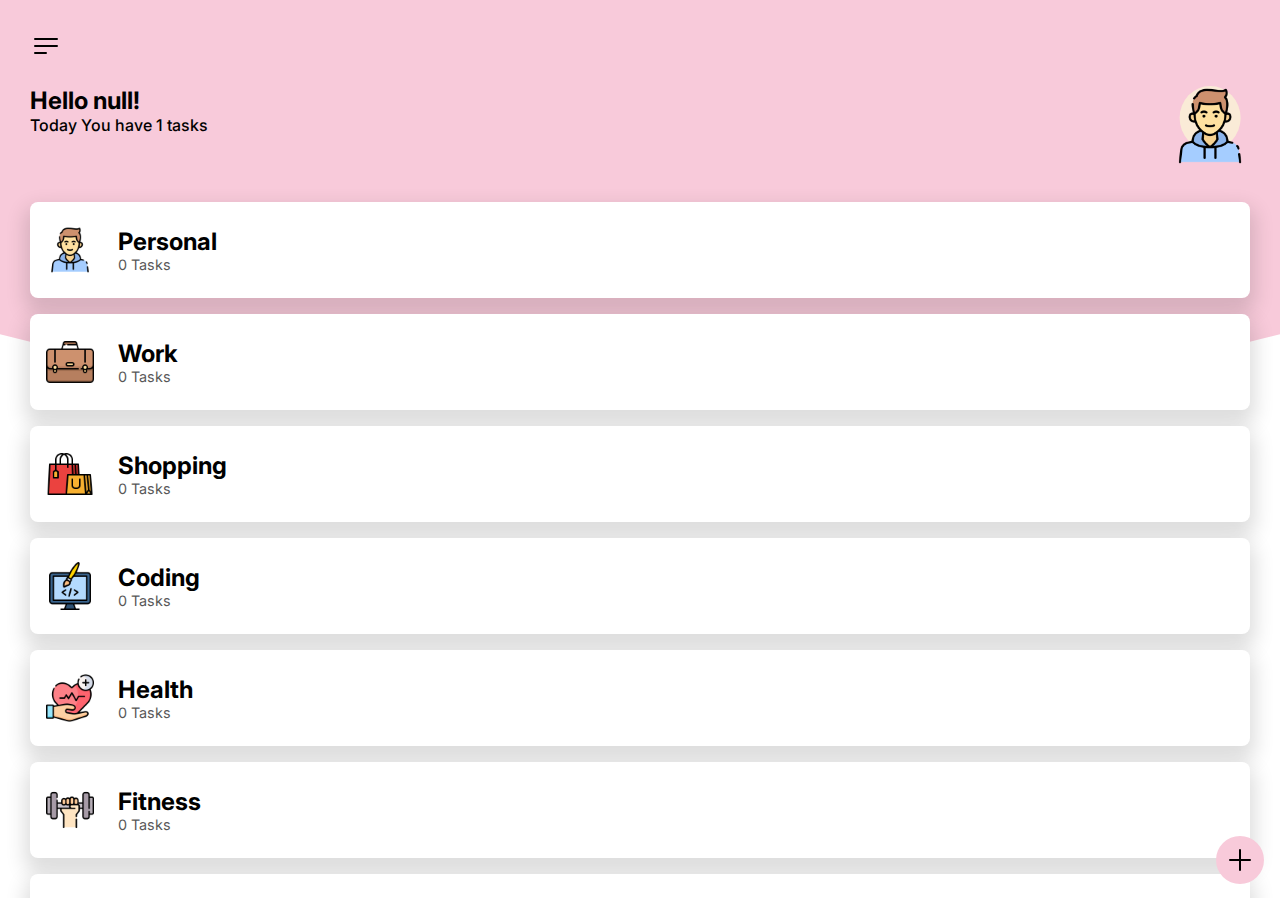
<file: index.html>
<!DOCTYPE html>
<html lang="en">
  <head>
    <meta charset="UTF-8" />
    <meta name="viewport" content="width=device-width, initial-scale=1.0" />
    <link rel="stylesheet" href="style.css" />
    <link rel="shortcut icon" href="favicon.ico" type="image/x-icon">
    <title>Todo Application</title>
    
  </head>
  <body>
    <div class="wrapper ">
      <div class="screen-background"></div>
      <div class="screen  home-screen">
        <div class="head-wrapper">
          <div class="menu-button">
            <svg
              xmlns="http://www.w3.org/2000/svg"
              fill="none"
              viewBox="0 0 24 24"
              stroke-width="1.5"
              stroke="currentColor"
              class="w-6 h-6"
            >
              <path
                stroke-linecap="round"
                stroke-linejoin="round"
                d="M3.75 6.75h16.5M3.75 12h16.5m-16.5 5.25H12"
              />
            </svg>
          </div>
          <div class="welcome">
            <div class="content">
              <h1 class="namee"></h1>
              <p>Today You have  <span class="total-Tasks"></span> tasks</p>
            </div>
            <div class="img">
              <div class="backdrp"></div>
              <img src="images/boy.png" alt="" />
            </div>
          </div>
        </div>
        <div class="category-wrapper">
          <div class="categories">
            <div class="catgory">
              <div class="left">
                <img src="images/boy.png" alt="" />
                <div class="content">
                  <h1>Personal</h1>
                  <p>0 Tasks</p>
                </div>
              </div>
              <div class="options">
                <div class="toggle-btn">
                  <svg
                    xmlns="http://www.w3.org/2000/svg"
                    fill="none"
                    viewBox="0 0 24 24"
                    stroke-width="1.5"
                    stroke="currentColor"
                    class="w-6 h-6"
                  >
                    <path
                      stroke-linecap="round"
                      stroke-linejoin="round"
                      d="M12 6.75a.75.75 0 110-1.5.75.75 0 010 1.5zM12 12.75a.75.75 0 110-1.5.75.75 0 010 1.5zM12 18.75a.75.75 0 110-1.5.75.75 0 010 1.5z"
                    />
                  </svg>
                </div>
              </div>
            </div>
          </div>
        </div>
      </div>

      <div class="screen category-screen">
        <div class="head-wrapper">
          <div class="back-btn">
            <svg
              xmlns="http://www.w3.org/2000/svg"
              fill="none"
              viewBox="0 0 24 24"
              stroke-width="1.5"
              stroke="currentColor"
              class="w-6 h-6"
            >
              <path
                stroke-linecap="round"
                stroke-linejoin="round"
                d="M6.75 15.75L3 12m0 0l3.75-3.75M3 12h18"
              />
            </svg>
          </div>
          <div class="options">
            <svg
              xmlns="http://www.w3.org/2000/svg"
              fill="none"
              viewBox="0 0 24 24"
              stroke-width="1.5"
              stroke="currentColor"
              class="w-6 h-6"
            >
              <path
                stroke-linecap="round"
                stroke-linejoin="round"
                d="M12 6.75a.75.75 0 110-1.5.75.75 0 010 1.5zM12 12.75a.75.75 0 110-1.5.75.75 0 010 1.5zM12 18.75a.75.75 0 110-1.5.75.75 0 010 1.5z"
              />
            </svg>
          </div>
        </div>
        <div class="category-details">
          <img src="images/boy.png" alt="" id="category-img" />
          <div class="details">
            <p id="category-tasks">0 Tasks</p>
            <h1 id="category-title">Personal</h1>
          </div>
        </div>
        <div class="tasks-wrapper">
          <div class="tasks">
            <div class="task-wrapper">
              <label for="task" class="task">
                <input type="checkbox" name="task" id="task" />
                <span class="checkmark"
                  ><svg
                    xmlns="http://www.w3.org/2000/svg"
                    fill="none"
                    viewBox="0 0 24 24"
                    stroke-width="1.5"
                    stroke="currentColor"
                    class="w-6 h-6"
                  >
                    <path
                      stroke-linecap="round"
                      stroke-linejoin="round"
                      d="M4.5 12.75l6 6 9-13.5"
                    />
                  </svg>
                </span>
                <p>Buy a new car lorem</p>
              </label>
              <div class="delete">
                <svg
                  xmlns="http://www.w3.org/2000/svg"
                  fill="none"
                  viewBox="0 0 24 24"
                  stroke-width="1.5"
                  stroke="currentColor"
                  class="w-6 h-6"
                >
                  <path
                    stroke-linecap="round"
                    stroke-linejoin="round"
                    d="M14.74 9l-.346 9m-4.788 0L9.26 9m9.968-3.21c.342.052.682.107 1.022.166m-1.022-.165L18.16 19.673a2.25 2.25 0 01-2.244 2.077H8.084a2.25 2.25 0 01-2.244-2.077L4.772 5.79m14.456 0a48.108 48.108 0 00-3.478-.397m-12 .562c.34-.059.68-.114 1.022-.165m0 0a48.11 48.11 0 013.478-.397m7.5 0v-.916c0-1.18-.91-2.164-2.09-2.201a51.964 51.964 0 00-3.32 0c-1.18.037-2.09 1.022-2.09 2.201v.916m7.5 0a48.667 48.667 0 00-7.5 0"
                  />
                </svg>
              </div>
            </div>
          </div>
        </div>
      </div>
        <div class="add-task-btn">
          <svg
            xmlns="http://www.w3.org/2000/svg"
            fill="none"
            viewBox="0 0 24 24"
            stroke-width="1.5"
            stroke="currentColor"
            class="w-6 h-6"
          >
            <path
              stroke-linecap="round"
              stroke-linejoin="round"
              d="M12 4.5v15m7.5-7.5h-15"
            />
          </svg>
        </div>
      
        <div class="black-backdrop"></div>
        <div class="add-task">
          <div class="add-task-backdrop"></div>
          <h1 class="heading">Add Task</h1>
          <div class="input-group">
            <label for="task-input"> Task </label>
            <input type="text" id="task-input" required />
          </div>
          <div class="input-group">
            <label for="category-select"> Category </label>
            <select id="category-select">
             
            </select>
          </div>

          <div class="btns">
            <button class="cancel-btn">Cancel</button>
            <button class="add-btn">Add</button>
          </div>
        </div>
    </div>

    <script src="script.js">
      
    </script>
  </body>
</html>
</file>
<file: style.css>
@import url("https://fonts.googleapis.com/css?family=Inter:100,200,300,regular,500,600,700,800,900");

.category-wrapper::-webkit-scrollbar {
    width: 0;
    display: none;
}


* {
    margin: 0;
    padding:0;
    box-sizing: border-box;
    
}



body {
    min-height: 100vh;
    color: black;
    display: flex;
    justify-content: center;
    align-items: center;
    background-color: white;
    font-family: "Inter" ,sans-serif;
    
    
    
}

.wrapper{
    position: relative;
    height: 100vh;
    width: 100%;
    overflow: hidden;
    padding: 30px 0;
    display: flex;
    
}





.wrapper .screen{
    min-width: 100%;
    flex: 1;
    transition: all 0.3s;
    /* overflow: auto; */
    
}
@media (min-width: 1400px){
    .wrapper{
        height: 50rem;
        width: 25rem;
        border-radius: 40px;
        border: 10px solid black;
        
        
        
    
     } 
    
} 


.wrapper.show-catgory .home-screen {
    transform: translateX(-100%);
    
}

.wrapper.show-catgory .category-screen {
    transform: translateX(-100%);
}

.wrapper.show-catgory .screen-background {
    transform: translate(-50%, -60%)
}
.screen-background{
    width: 135%;
    height: 25rem;
    position: absolute;
    top: 0;
    left :50% ;
    z-index: -1;
    transform: translate(-50%);
    border-radius: 0 0 50% 50%;
    background-color: rgb(248, 202, 218); 
     /* rgb(237, 198, 214) */
    transition: all 0.3s;
        
    
}


.head-wrapper{
   padding: 0 30px;
}

.menu-button{
    width: 2rem;
    cursor: pointer;
    color: #010000;
}

.welcome{
    display: flex;
    justify-content: space-between;
    margin-top: 20px;
}

.welcome h1{
    font-size: 1.5rem ;
    /* font-style: italic; */
    color: #010000;

}

.welcome p {
    font-weight:  500;
    /* font-style: italic; */
    color:#010000;


}

.welcome .img{
    position:  relative;
}

.welcome .img img {
    width: 5rem ;
}


.welcome .img .backdrp{
    position: absolute ;
    top: 0;
    left: 50%;
    transform: translateX(-50%);
    width: 3.8rem;
    height: 4rem;
    border-radius:  50%;
    background-color: antiquewhite;
    z-index: -1;
}

.category-wrapper{
    overflow-y: auto;
    margin-top: 1rem ;
    height: calc(100% - 8rem);
    /* background-color: aqua; */
    z-index: -1;
    padding: 0 30px;
    padding-bottom: 20px;
    scrollbar-width: none; 

}

.categories {
   
    padding-top: 1rem ;
    display:flex;
    flex-direction:column ;
    gap: 1rem;
    

}

.catgory {
    background-color: white;
    border-radius: 0.5rem;
    padding:1.5rem 1rem ;
    cursor: pointer;
    display: flex;
    justify-content:space-between;
    box-shadow: 0px 10px 20px 5px #00000023;
    transition: all 0.3s;
}

.catgory:hover{
    transform: translateY(-5px);
    box-shadow: 0px 10px 20px 5px #00000040;
   

}

.catgory .left{
    display: flex;
    align-items: center;
    gap: 1.5rem;
}

.catgory .left img{
    width: 3rem;
    
}

.catgory .content h1 {
    font-size: 1.5rem ;
}

.catgory .content p{
    opacity: 0.8;
    color: #2e2e2e;
    font-size: 0.9rem;
}

.catgory .options {
    visibility: hidden;
    opacity: 0;
    transition: all 0.3s;
}

.catgory:hover .options{
    opacity: 01;
   
    visibility: visible;
}
.options .toggle-btn{
    width: 2rem;
    cursor: pointer;
    opacity: 0.6;
     
}


.category .toggle-btn:hover {
    opacity: 1;
}


.category-screen .head-wrapper{
    display: flex;
    justify-content: space-between;
    align-items: center;
}

.category-screen .head-wrapper svg{
    width: 2rem;
    cursor: pointer;
    color: #010000;
}

.category-details{
    padding: 0 30px;
    margin-top: 7rem;
    display:flex;
    align-items: center ;
    gap: 1.3rem;
}

.category-details img {
    width: 4rem;
}

.category-details .details p {
    opacity: 0.6;
}


/* tasks */
.tasks-wrapper {
    padding: 0 30px;
    margin-top: 1rem;
    height: calc(100% - 12rem);
    padding-bottom: 20px;
    overflow: auto;
    scrollbar-width: none; 
}   

.tasks {
    padding-top: 1rem;
    display: flex;
    flex-direction: column;
    gap: 1.8rem;
}

.task-wrapper {
    display: flex;
    justify-content: space-between;
    align-items: center;
    
}



.task {
    display: flex;
    gap: 0.5rem;
    align-items: center;
    font-size: 0.8rem;
    font-weight: 500;
    width: max-content;
    cursor: pointer;
}


.task input{
    display: none;
}

.task .checkmark {
    width: 1rem;
    height: 1rem;
    border-radius: 2px;
    border: 1px solid #2e2e2e;
    display: flex;
    justify-content: center;
    align-items: center;
}

.task .checkmark svg {
    width: 1rem;
    color: #2e2e2e;
    opacity: 0;
    transition: all 0.3s;
}

.task:hover .checkmark svg {
    opacity: 1;
}

.task .checkmark svg path {
    stroke-width: 3;
}

.task input:checked~.checkmark {
    background-color: #2e2e2e;
}

.task input:checked~.checkmark svg {
    opacity: 1;
    color: #fff;
}

.task input:checked~p {
    text-decoration: line-through;
    opacity: 0.6;
}


.task-wrapper .delete {
    padding: 0.5rem;
    visibility: hidden;
    min-width: 2rem; 
    height: 2rem;
    border-radius: 50%;
    color: black ;
    cursor: pointer;
    background-color: rgba(0 ,0 ,0 , 0.031)  ;
    opacity: 0;
    transition: all 0.3s;

}
.task-wrapper:hover .delete{
    visibility: visible;
    opacity: 1;

}
.task-wrapper .delete:hover{
    color: red;
    background-color: rgb(0,0,0,0.1 );
}

.no-tasks {
    margin-top: 5rem;
    text-align: center;
    font-size: 1.5rem;
    opacity: 0.6;
}

/* add task */
.add-task-btn {
    position: absolute;
    bottom: 1rem;
    right: 1rem;
    width: 3rem;
    height: 3rem;
    border-radius: 50%;
    cursor: pointer;
    display: flex;
    align-items: center;
    justify-content: center;
    background-color: rgb(248, 202, 218) ;
    transition: all 0.3s;
}
.add-task-btn.active {
    z-index: 1;
    bottom: 20rem;
    transform: rotate(45deg);
}

.add-task-btn:hover {
    transform: scale(1.2);
}


.add-task-btn svg{
    width: 2rem;
    color: #010000;
    
}

.add-task{
    position: absolute;
    bottom: -100%;
    left: 0;
    width: 100%;
    padding: 20px 30px;
    transition: all 0.3s;
}

.add-task.active {
    bottom: 0;
}
.add-task .heading{
  font-size: 1.5rem;
  margin-bottom: 1rem;
}


.input-group{
    position: relative;
    margin-bottom: 20px;
}

.input-group input,
.input-group label{
    display: block;
    width: 100%;

}

.input-group input,
.input-group select{
    width: 100%;
    border: 1px solid #ccc;
    border-radius: 5px ;
    padding: 10px;
    font-size: 16px;

}

.input-group label{
    width:  max-content;
    padding: 0 5px;
    margin-top: 5px;
    font-size: 14px;
    color: #666;
    margin-bottom: 5px;
}

.btns{
    display: flex;
    gap: 1rem;
    justify-content: flex-end;
    align-items: center;


}

.btns button {
    z-index: 2;
    padding: 10px 20px ;
    border-radius: 5px;
    border: none;
    outline: none;
    font-size: 14px;
    font-weight: 600;
    cursor: pointer;
}


.btns{
    display: flex;
    gap: 1rem;
    justify-content: flex-end;
    align-items: center;
}

.btns button{
    padding: 10px 20px;
    border-radius: 5px;
    border: none;
    outline: none;
    font-size: 14px;
    font-weight: 600;
    cursor: pointer;
    
}
.btns button.add-btn {
  background-color: rgb(248, 202, 218);
  color: #010000;
}

.add-task-backdrop{
    position: absolute;
    bottom: 0;
    left: 50%;
    transform: translateX(-50%);
    width: 135%;
    height: 20rem;
    border-radius: 50% 50% 0 0;
    background-color: #fff;
    
}

.black-backdrop{
    position: absolute;
    top: 0;
    left: 0;
    width: 100%;
    height: 100%;
    backdrop-filter: blur(5px);
    background-color: #00000040;
    opacity: 0;
    visibility: hidden;
    transition: all 0.3s;

}

.black-backdrop.active{
    opacity: 1;
    visibility: visible;
}
</file>
